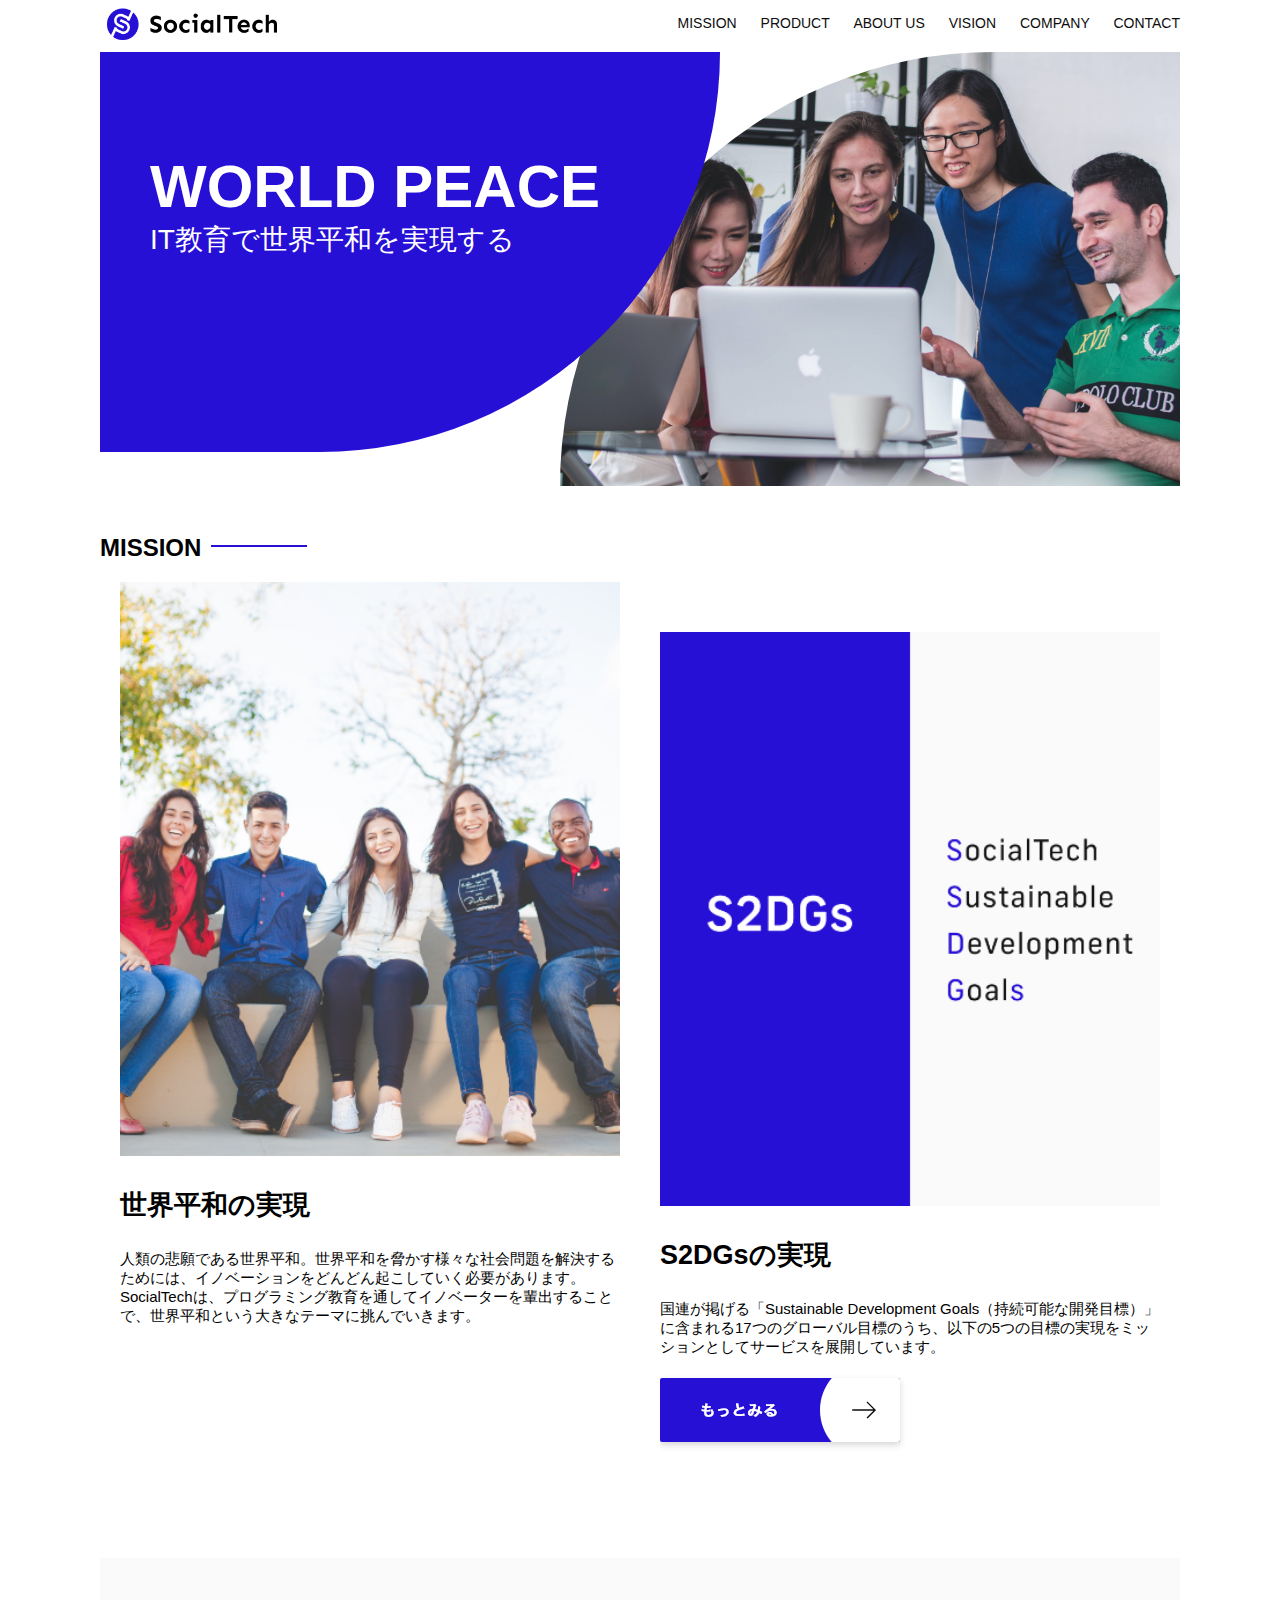
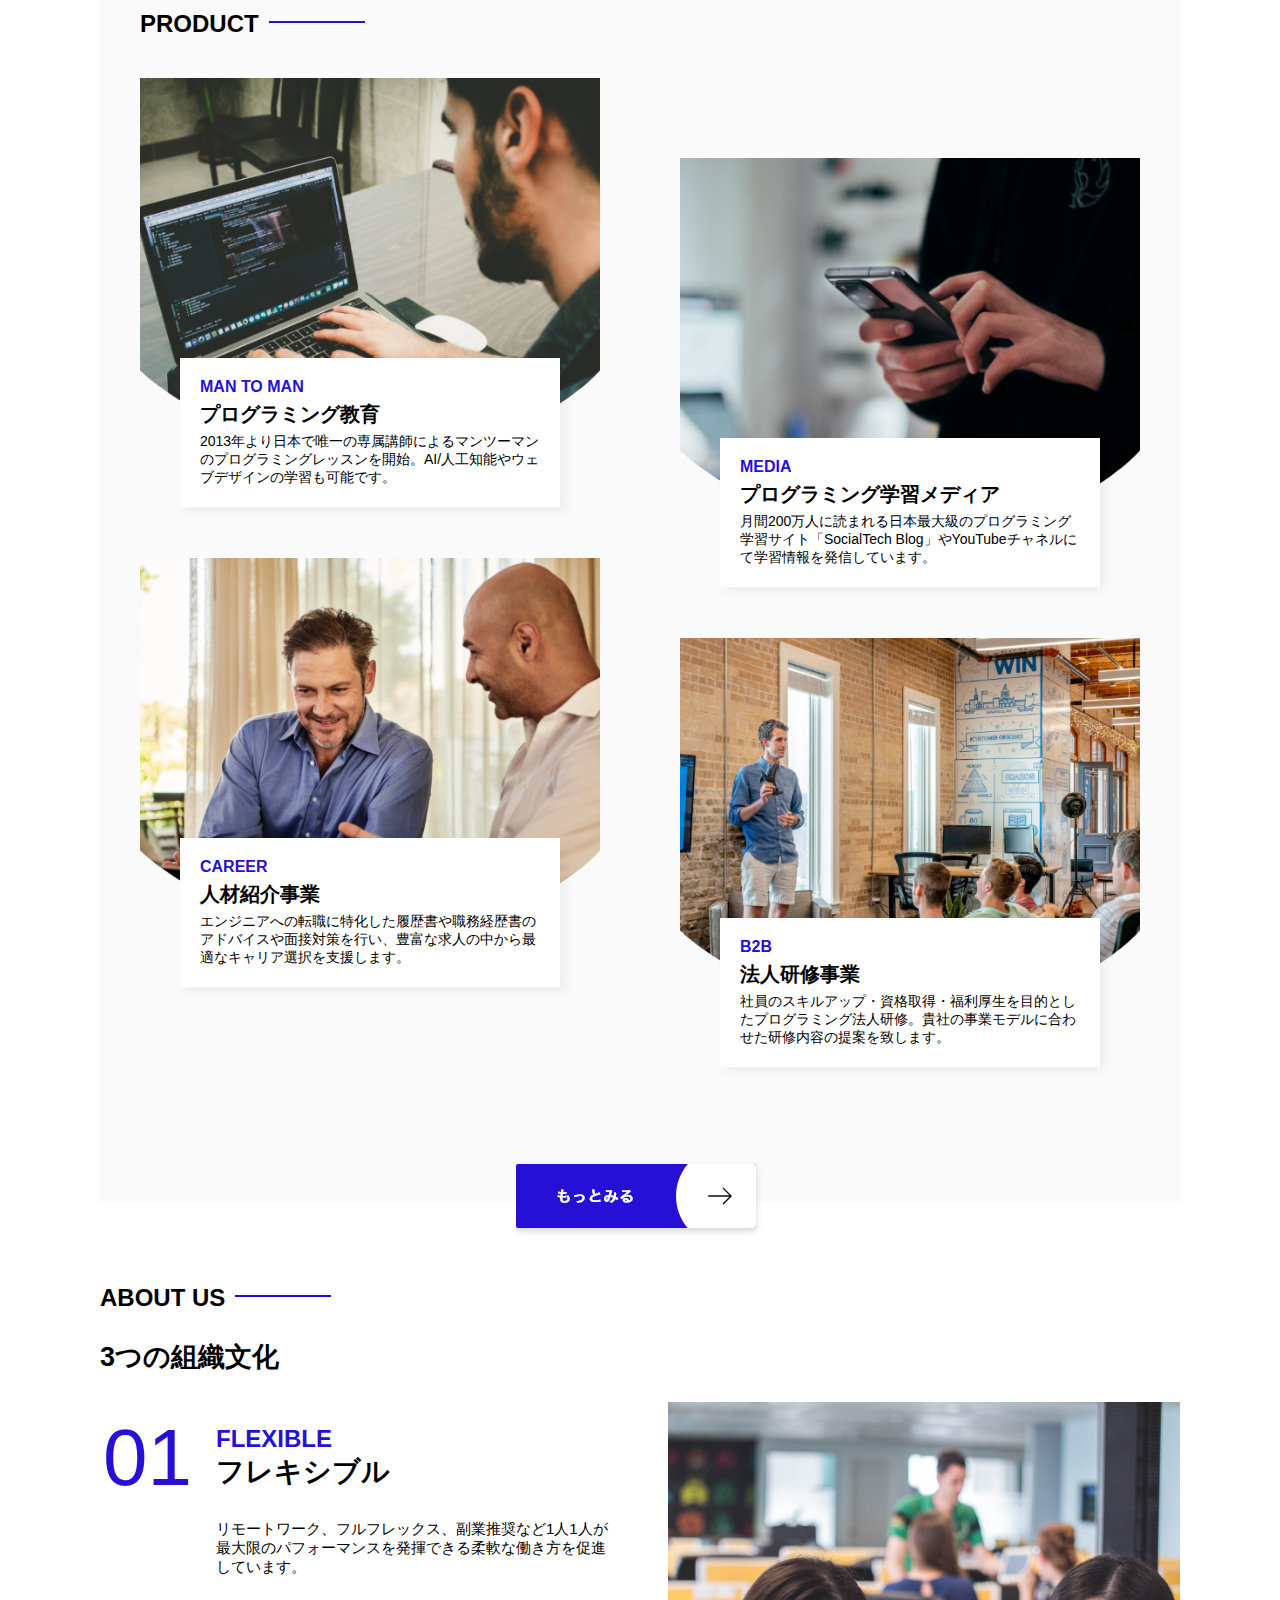
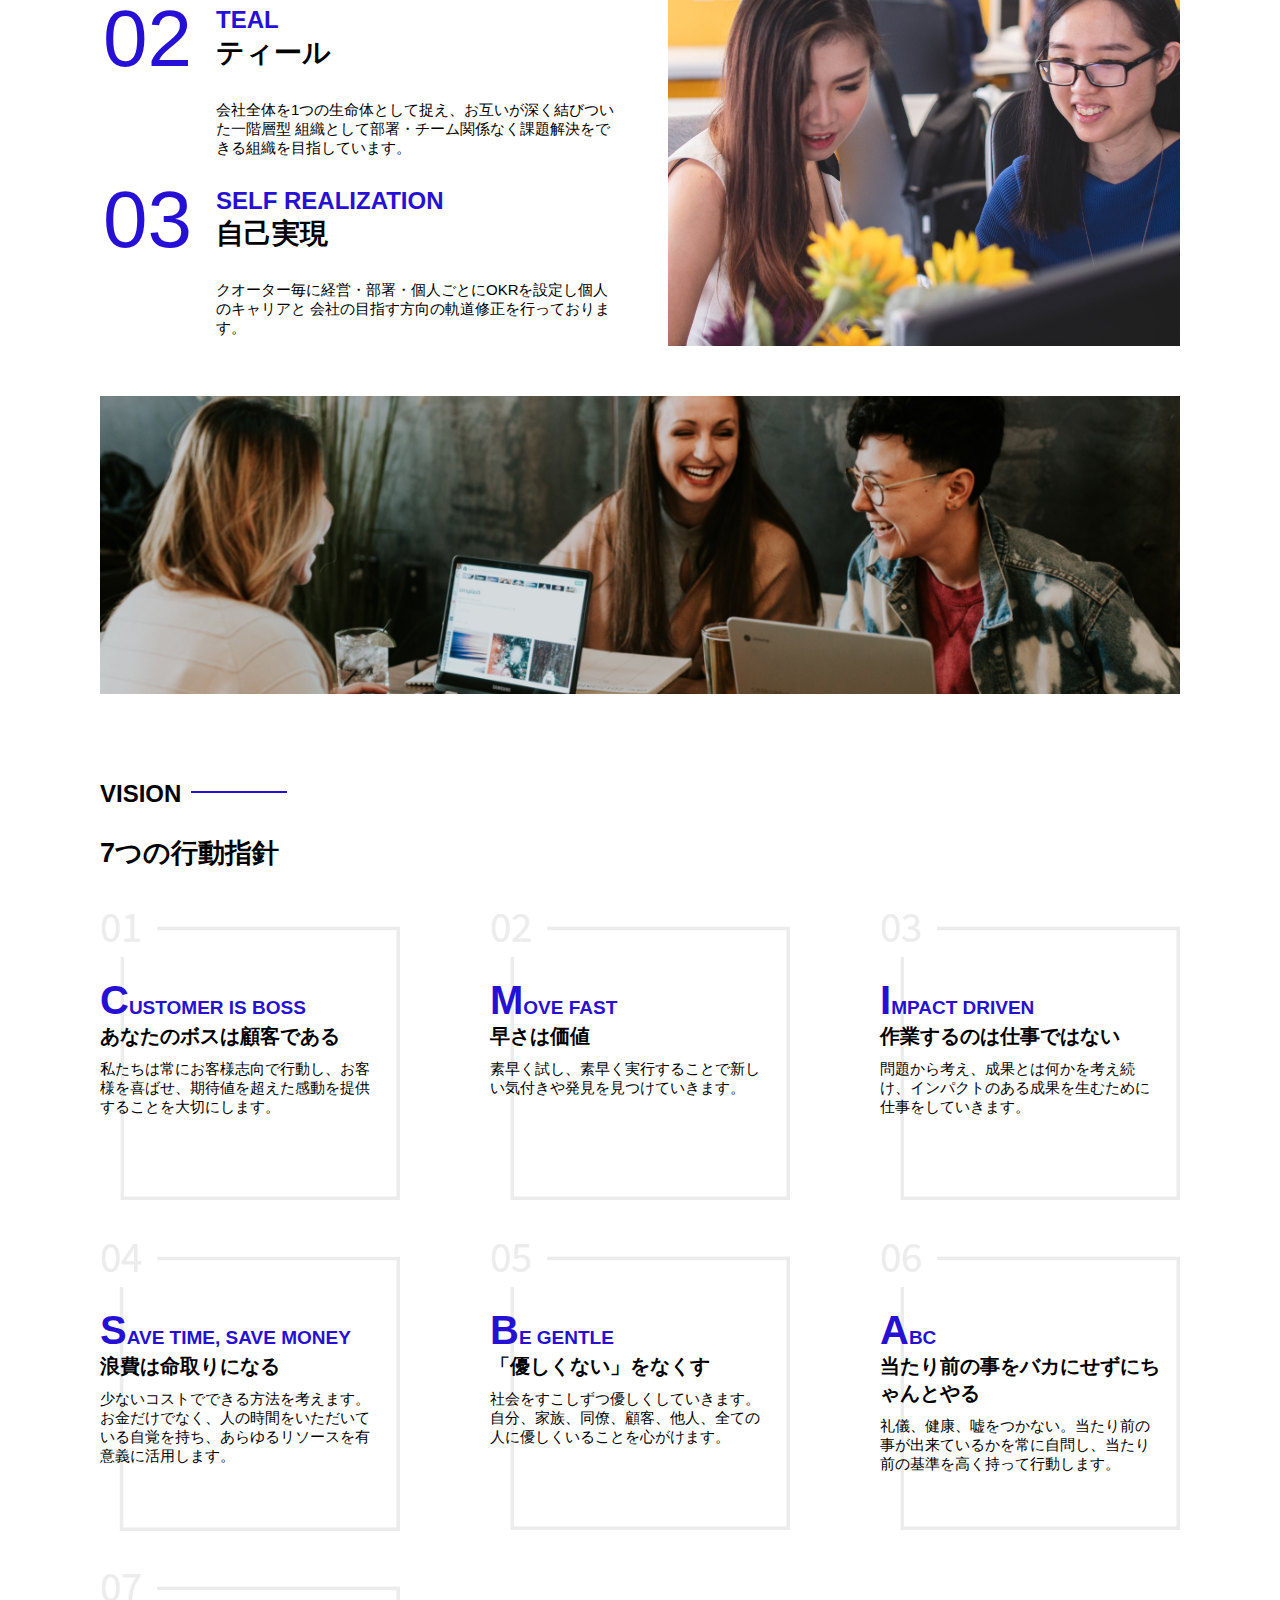
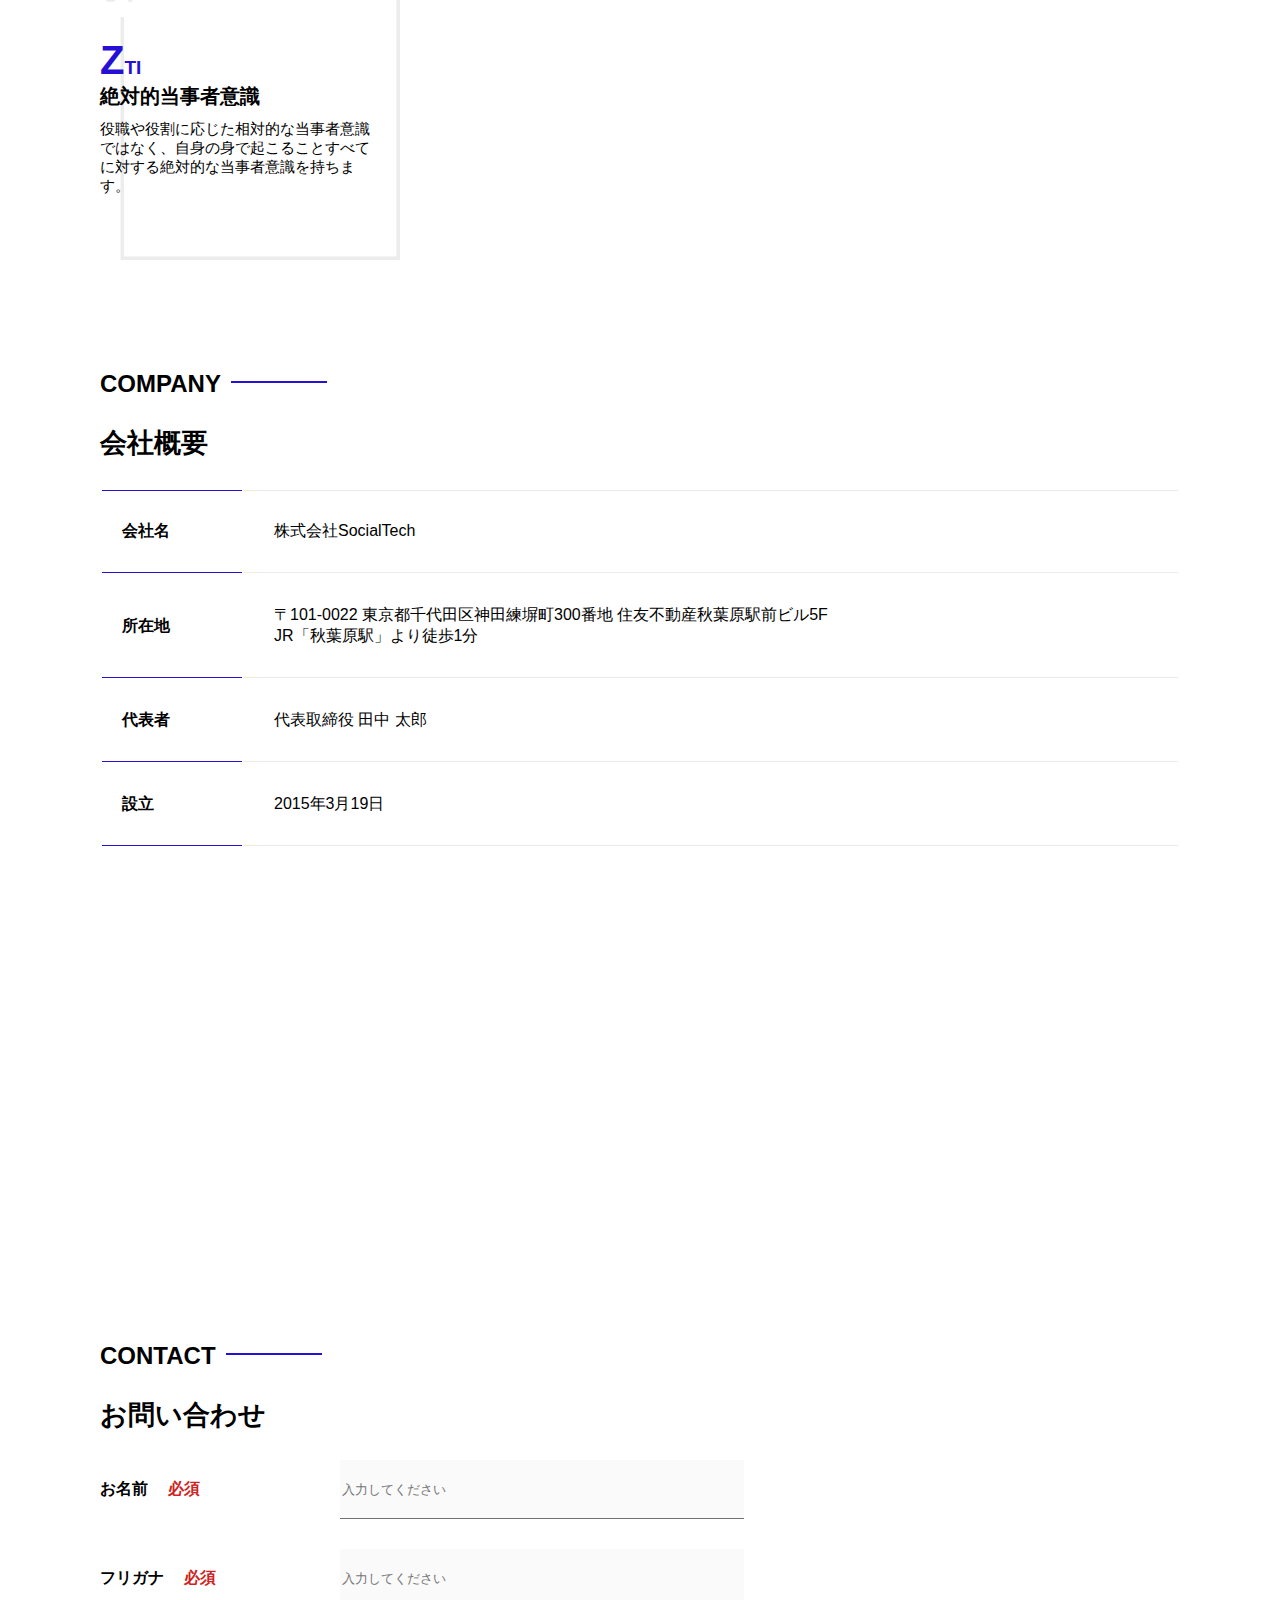
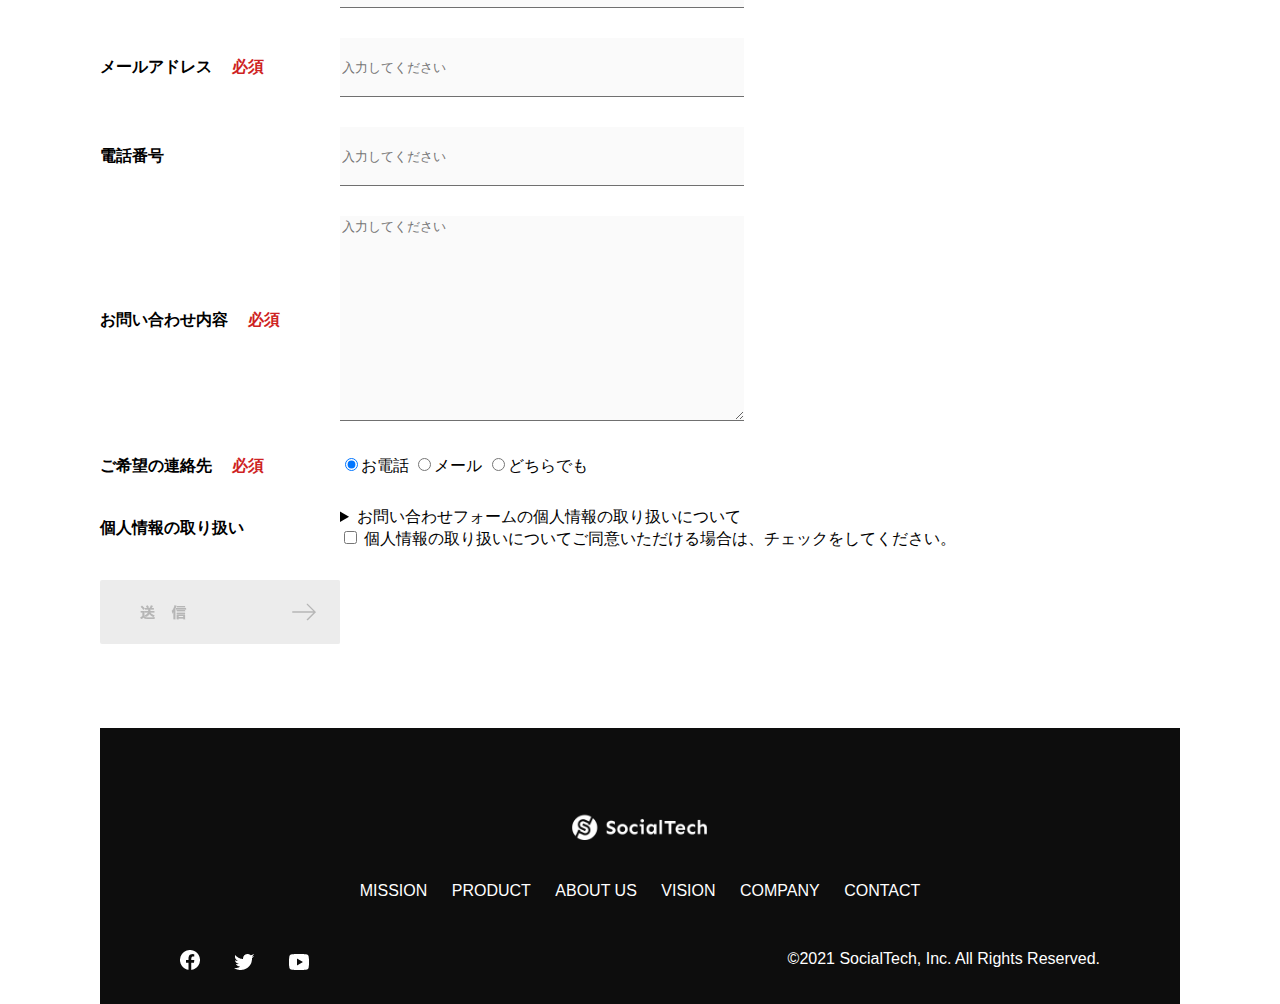
<file: index.html>
<!DOCTYPE html>
<html>

<head>
    <title>SocialTech</title>
    <meta charset="UTF-8">
    <meta name="description" content="SocialTechはEdTech業界のリーディングカンパニーを目指します。">
    <meta name="viewport" content="width=device-width, initial-scale=1.0">
    <link rel="stylesheet" href="style.css">
</head>

<body>
    <!--ヘッダー-->  
    <header>
        <!--ロゴ-->
        <a href="index.html" id="logo"><img src="images/logo.png" alt="トップページに戻る"></a>

        <!--PC用ナビゲーション-->
        <nav id="nav-pc">
            <a href="mission.html">MISSION</a>
            <a href="product.html">PRODUCT</a>
            <a href="index.html#aboutus">ABOUT US</a>
            <a href="index.html#vision">VISION</a>
            <a href="index.html#company">COMPANY</a>
            <a href="index.html#contact">CONTACT</a>
        </nav>
        <!--スマホ用メニューボタン-->
        <img id="menu-sp" src="images/button-menu.png" alt="ナビゲーションを開く" onclick="document.getElementById('nav-sp').style.display = 'block'">
        
        <!--スマホ用ナビゲーション-->
        <nav id="nav-sp">
            <img id="close" src="images/button-close.png" alt="ナビゲーションを閉じる" onclick="document.getElementById('nav-sp').style.display = 'none'">
            <a id="logo-sp" href="index.html" onclick="document.getElementById('nav-sp').style.display = 'none'"><img src="images/logo-sp.png" alt="トップページに戻る"></a>
            <a class="menu" href="mission.html" onclick="document.getElementById('nav-sp').style.display = 'none'">MISSION</a>
            <a class="menu" href="product.html" onclick="document.getElementById('nav-sp').style.display = 'none'">PRODUCT</a>
            <a class="menu" href="index.html#aboutus" onclick="document.getElementById('nav-sp').style.display = 'none'">ABOUT US</a>
            <a class="menu" href="index.html#vision" onclick="document.getElementById('nav-sp').style.display = 'none'">VISION</a>
            <a class="menu" href="index.html#company" onclick="document.getElementById('nav-sp').style.display = 'none'">COMPANY</a>
            <a class="menu" href="index.html#contact" onclick="document.getElementById('nav-sp').style.display = 'none'">CONTACT</a>
            <div id="sns">
                <a href="https://www.facebook.com/sejuku2013"><img src="images/button-facebook.png" alt="Facebookのリンク"></a>
                <a href="https://twitter.com/samuraijuku"><img src="images/button-twitter.png" alt="Twitterのリンク"></a>
                <a href="https://www.youtube.com/channel/UCCFOQO5aDK0xXam4cUQXT8g"><img src="images/button-youtube.png" alt="Youtubeのリンク"></a>
            </div>
        </nav>
    </header>
    <main>
        <article>
            <!--メインビジュアル-->
            <section id="main-visual">
                <div id="main-message">
                    <h1>WORLD PEACE</h1>
                    <p>IT教育で世界平和を実現する</p>
                </div>
                <img src="images/index/index-main.png" alt="PCの周りに集まる多国籍の仲間たち">
            </section>
            <!--ミッション-->
            <section id="mission">
                <h2 class="index-h2">MISSION</h2>
                <div id="mission-flex">
                    <div>
                        <img id="mission-photo" src="images/index/index-mission.png" alt="屋外のベンチで写真を撮影する多国籍の仲間たち">
                        <h3>世界平和の実現</h3>
                        <p>
                            人類の悲願である世界平和。世界平和を脅かす様々な社会問題を解決するためには、イノベーションをどんどん起こしていく必要があります。SocialTechは、プログラミング教育を通してイノベーターを輩出することで、世界平和という大きなテーマに挑んでいきます。
                        </p>
                    </div>
                    <div>
                        <img id="s2dgs" src="images/index/s2dgs.png" alt="S2DGs">
                        <h3>S2DGsの実現</h3>
                        <p>国連が掲げる「Sustainable Development Goals（持続可能な開発目標）」に含まれる17つのグローバル目標のうち、以下の5つの目標の実現をミッションとしてサービスを展開しています。</p>
                        <a href="mission.html">
                            <img src="images/button-more.png" alt="もっとみる">
                        </a>
                    </div>
                </div>
            </section>

            <!--プロダクト-->
            <section id="product">
                <h2 class="index-h2">PRODUCT</h2>
                <div>
                    <div id="product-left">
                        <div>
                            <img class="product-photo" src="images/index/index-mantoman.png" alt="PCでコードを書く男性">
                            <div class="product-explain">
                                <span>MAN TO MAN</span>
                                <h3>プログラミング教育</h3>
                                <p>2013年より日本で唯一の専属講師によるマンツーマンのプログラミングレッスンを開始。AI/人工知能やウェブデザインの学習も可能です。</p>
                            </div>
                        </div>
                        <div>
                            <img class="product-photo" src="images/index/index-career.png" alt="笑顔で話し合う2人の男性">
                            <div class="product-explain">
                                <span>CAREER</span>
                                <h3>人材紹介事業</h3>
                                <p>エンジニアへの転職に特化した履歴書や職務経歴書のアドバイスや面接対策を行い、豊富な求人の中から最適なキャリア選択を支援します。</p>
                            </div>
                        </div>    
                    </div>
                    <div id="product-right">
                        <div>
                            <img class="product-photo" src="images/index/index-media.png" alt="スマートフォンを操作する人">
                            <div class="product-explain">
                                <span>MEDIA</span>
                                <h3>プログラミング学習メディア</h3>
                                <p>月間200万人に読まれる日本最大級のプログラミング学習サイト「SocialTech Blog」やYouTubeチャネルにて学習情報を発信しています。</p>
                            </div>
                        </div>
                        <div>
                            <img class="product-photo" src="images/index/index-b2b.png" alt="講演中の男性とそれを聴く人々">
                            <div class="product-explain">
                                <span>B2B</span>
                                <h3>法人研修事業</h3>
                                <p>社員のスキルアップ・資格取得・福利厚生を目的としたプログラミング法人研修。貴社の事業モデルに合わせた研修内容の提案を致します。</p>
                            </div>
                        </div>
                    </div>
                </div>
                <div>
                    <a id="product-more" href="product.html">
                        <img src="images/button-more.png" alt="もっとみる">
                    </a>
                </div>
            </section>
            <!--ABOUT US-->
            <section id="aboutus">
                <h2 class="index-h2">ABOUT US</h2>
                <h3>3つの組織文化</h3>
                <div>
                    <table class="culture-table">
                        <tr>
                            <td>
                                <span class="culture-num">01</span>
                            </td>
                            <td>
                                <span class="culture-en">FLEXIBLE</span>
                                <span class="culture-jp">フレキシブル</span>
                            </td>
                        </tr>
                        <tr>
                            <td>
                                <!--空のセル-->                            
                            </td>
                            <td>
                                <p class="culture-description">
                                    リモートワーク、フルフレックス、副業推奨など1人1人が最大限のパフォーマンスを発揮できる柔軟な働き方を促進しています。
                                </p>
                            </td>
                        </tr>
                        <tr>
                            <td>
                                <span class="culture-num">02</span>
                            </td>
                            <td>
                                <span class="culture-en">TEAL</span>
                                <span class="culture-jp">ティール</span>
                            </td>
                        </tr>
                        <tr>
                            <td>
                                <!--空のセル-->
                            </td>
                            <td>
                                <p class="culture-description">
                                    会社全体を1つの生命体として捉え、お互いが深く結びついた一階層型
                                    組織として部署・チーム関係なく課題解決をできる組織を目指しています。
                                </p>
                            </td>
                        </tr>
                        <tr>
                            <td>
                                <span class="culture-num">03</span>
                            </td>
                            <td>
                                <span class="culture-en">SELF REALIZATION</span>
                                <span class="culture-jp">自己実現</span>
                            </td>
                        </tr>
                        <tr>
                            <td>
                                <!--空のセル-->
                            </td>
                            <td>
                                <p class="culture-description">
                                    クオーター毎に経営・部署・個人ごとにOKRを設定し個人のキャリアと
                                    会社の目指す方向の軌道修正を行っております。
                                </p>
                            </td>
                        </tr>
                    </table>
                    <img class="culture-img" src="images/index/index-aboutus1.png" alt="笑顔で話し合う2人の女性">
                </div>
                <img class="culture-img2" src="images/index/index-aboutus2.png" alt="笑顔で話し合う3人の男女">
            </section>
            <!--VISION-->
            <section id="vision">
                <h2 class="index-h2">VISION</h2>
                <h3>7つの行動指針</h3>
                <div>
                    <div class="vision-box">
                        <img src="images/index/vision-01.png" alt="01">
                        <span>
                            <h4>CUSTOMER IS BOSS</h4>
                            <h5>あなたのボスは顧客である</h5>
                            <p>私たちは常にお客様志向で行動し、お客様を喜ばせ、期待値を超えた感動を提供することを大切にします。</p>
                        </span>
                    </div>
                    <div class="vision-box">
                        <img src="images/index/vision-02.png" alt="02">
                        <span>
                            <h4>MOVE FAST</h4>
                            <h5>早さは価値</h5>
                            <p>素早く試し、素早く実行することで新しい気付きや発見を見つけていきます。</p>
                        </span>
                    </div>
                    <div class="vision-box">
                        <img src="images/index/vision-03.png" alt="03">
                        <span>
                            <h4>IMPACT DRIVEN</h4>
                            <h5>作業するのは仕事ではない</h5>
                            <p>問題から考え、成果とは何かを考え続け、インパクトのある成果を生むために仕事をしていきます。</p>
                        </span>
                    </div>
                    <div class="vision-box">
                        <img src="images/index/vision-04.png" alt="04">
                        <span>
                            <h4>SAVE TIME, SAVE MONEY</h4>
                            <h5>浪費は命取りになる</h5>
                            <p>少ないコストでできる方法を考えます。お金だけでなく、人の時間をいただいている自覚を持ち、あらゆるリソースを有意義に活用します。</p>
                        </span>
                    </div>
                    <div class="vision-box">
                        <img src="images/index/vision-05.png" alt="05">
                        <span>
                            <h4>BE GENTLE</h4>
                            <h5>「優しくない」をなくす</h5>
                            <p>社会をすこしずつ優しくしていきます。自分、家族、同僚、顧客、他人、全ての人に優しくいることを心がけます。</p>
                        </span>
                    </div>
                    <div class="vision-box">
                        <img src="images/index/vision-06.png" alt="06">
                        <span>
                            <h4>ABC</h4>
                            <h5>当たり前の事をバカにせずにちゃんとやる</h5>
                            <p>礼儀、健康、嘘をつかない。当たり前の事が出来ているかを常に自問し、当たり前の基準を高く持って行動します。</p>
                        </span>
                    </div>
                    <div class="vision-box">
                        <img src="images/index/vision-07.png" alt="07">
                        <span>
                            <h4>ZTI</h4>
                            <h5>絶対的当事者意識</h5>
                            <p>役職や役割に応じた相対的な当事者意識ではなく、自身の身で起こることすべてに対する絶対的な当事者意識を持ちます。</p>
                        </span>
                    </div>
                </div>    
            </section>
            <!--COMPANY-->
            <section id="company">
                <h2 class="index-h2">COMPANY</h2>
                <h3>会社概要</h3>
                <table id="company-table">
                    <tr>
                        <th class="tableheader-first">会社名</th>
                        <td class="cell-first">株式会社SocialTech</td>
                    </tr>
                    <tr>
                        <th class="tableheader">所在地</th>
                        <td class="cell">〒101-0022 東京都千代田区神田練塀町300番地 住友不動産秋葉原駅前ビル5F<br>JR「秋葉原駅」より徒歩1分</td>
                    </tr>
                    <tr>
                        <th class="tableheader">代表者</th>
                        <td class="cell">代表取締役 田中 太郎</td>
                    </tr>
                    <tr>
                        <th class="tableheader">設立</th>
                        <td class="cell">2015年3月19日</td>
                    </tr>
                </table>
                <iframe 
                    src="https://www.google.com/maps/embed?pb=!1m18!1m12!1m3!1d3240.0686781123904!2d139.77207767602752!3d35.69992752894632!2m3!1f0!2f0!3f0!3m2!1i1024!2i768!4f13.1!3m3!1m2!1s0x60188fee13660e23%3A0x77137876edf742ac!2z5L2P5Y-L5LiN5YuV55Sj56eL6JGJ5Y6f6aeF5YmN44OT44Or!5e0!3m2!1ses!2smx!4v1711561877296!5m2!1ses!2smx" width="600" height="450" 
                    style="border:0;" allowfullscreen="" loading="lazy" referrerpolicy="no-referrer-when-downgrade">
                </iframe>
            </section>
            <!-- お問い合わせフォーム -->
            <section id="contact">
                <h2 class="index-h2">CONTACT</h2>
                <h3>お問い合わせ</h3>
                <form>

                    <div>
                        <div class="contact-heading">
                            <label class="contact-label">お名前<span class="contact-span">必須</span></label>
                        </div>
                        <div>
                            <input type="text" name="name" placeholder="入力してください" class="contact-textbox">
                        </div>
                    </div>
                    <div>
                        <div class="contact-heading">
                            <label class="contact-label">フリガナ<span class="contact-span">必須</span></label>
                        </div>
                        <div>
                            <input type="text" name="hurigana" placeholder="入力してください" class="contact-textbox">
                        </div>
                    </div>
                    <div>
                        <div class="contact-heading">
                            <label class="contact-label">メールアドレス<span class="contact-span">必須</span></label>
                        </div>
                        <div>
                            <input type="text" name="email" placeholder="入力してください" class="contact-textbox">
                        </div>
                    </div>
                    <div>
                        <div class="contact-heading">
                            <label class="contact-label">電話番号</label>
                        </div>
                        <div>
                            <input type="text" name="tel" placeholder="入力してください" class="contact-textbox">
                        </div>
                    </div>
                    <div>
                        <div class="contact-heading">
                            <label class="contact-label">お問い合わせ内容<span class="contact-span">必須</span></label>
                        </div>
                        <div>
                            <textarea class="contact-textarea " placeholder="入力してください" name="message"></textarea>
                        </div>
                    </div>
                    <div>
                        <div class="contact-heading">
                            <label class="contact-label">ご希望の連絡先<span class="contact-span">必須</span></label>
                        </div>
                        <div>
                            <input class="radiobutton" type="radio" value="tel" name="contact"
                                checked><label>お電話</label>
                            <input class="radiobutton" type="radio" value="mail" name="contact"><label>メール</label>
                            <input class="radiobutton" type="radio" value="both" name="contact"><label>どちらでも</label>
                        </div>
                    </div>
                    <div>
                        <div class="contact-heading">
                            <label class="contact-label">個人情報の取り扱い</label>
                        </div>
                        <div>
                            <details>
                                <summary>お問い合わせフォームの個人情報の取り扱いについて</summary>
                                <div>
                                    <span>１．組織の名称又は氏名</span><br>
                                    株式会社SocialTech<br><br>
                                    <span>２．個人情報保護管理者（若しくはその代理人）の氏名又は職名、所属及び連絡先
                                        鈴木 一郎 コーポレート部</span><br>
                                    メールアドレス：samurai@example.com<br>
                                    TEL：03-1234-5678<br>
                                    <span>３．個人情報の利用目的</span><br>
                                    ・本サービス及び本サービスに関連する情報の提供又はそれらに関する連絡のため<br>
                                    ・ユーザーの本人確認のため<br>
                                    ・当社サービスのご案内のため<br>
                                    ・当社の商品等の広告または宣伝（電子メールによるものを含むものとします。）<br><br>
                                    <span>４．個人情報の取り扱い業務の委託</span><br>
                                    個人情報の取扱業務の全部または一部を外部に業務委託する場合があります。<br>
                                    その際、弊社は、個人情報を適切に保護できる管理体制を敷き実行していることを条件として<br>
                                    委託先を厳選したうえで、機密保持契約を委託先と締結し、お客様の個人情報を厳密に管理させます。<br><br>
                                    <span>５．個人情報の開示等の請求</span><br>
                                    お客様は、弊社に対してご自身の個人情報の開示等（利用目的の通知、開示、内容の訂正・追加・削除、利用の停止または消去、第三者への提供の停止）に関して、当社問合わせ窓口に申し出ることができます。<br>
                                    その際、弊社はお客様ご本人を確認させていただいたうえで、合理的な期間内に対応いたします。<br><br>
                                    なお、個人情報に関する弊社問合わせ先は、次の通りです。<br><br>
                                    株式会社SocialTech　個人情報問合せ窓口<br>
                                    〒101-0022 東京都千代田区神田練塀町300番地 住友不動産秋葉原駅前ビル5F<br>
                                    メールアドレス：samurai@example.com　TEL：03-1234-5678<br><br>
                                    <span>６．個人情報を提供されることの任意性について</span><br><br>
                                    お客様がご自身の個人情報を弊社に提供されるか否かは、お客様のご判断によりますが、もしご提供されない場合には、適切なサービスが提供できない場合がありますので予めご了承ください。
                                </div>
                            </details>
                            <input type="checkbox" name="agree">
                            <span>個人情報の取り扱いについてご同意いただける場合は、チェックをしてください。</span>
                        </div>
                    </div>
                    <input type="image" src="images/button-submit.png" alt="送信する">
                </form>
            </section>
        </article>
        <footer>
            <div id="footer-logo">
                <img src="images/logo-sp.png" alt="SocialTech">
            </div>
            <div id="footer-link">
                <a href="mission.html">MISSION</a>
                <a href="product.html">PRODUCT</a>
                <a href="index.html#aboutus">ABOUT US</a>
                <a href="index.html#vision">VISION</a>
                <a href="index.html#company">COMPANY</a>
                <a href="index.html#contact">CONTACT</a>
            </div>
            <div id="sns-footer">
                <a href="https://www.facebook.com/sejuku2013"><img src="images/button-facebook.png" alt="Facebookのリンク"></a>
                <a href="https://twitter.com/samuraijuku"><img src="images/button-twitter.png" alt="Twitterのリンク"></a>
                <a href="https://www.youtube.com/channel/UCCFOQO5aDK0xXam4cUQXT8g"><img src="images/button-youtube.png" alt="Youtubeのリンク"></a>
                <span id="copyright">&copy;2021 SocialTech, Inc. All Rights Reserved.</span>
            </div>
        </footer>
    </main>
</body>
</html>
</file>
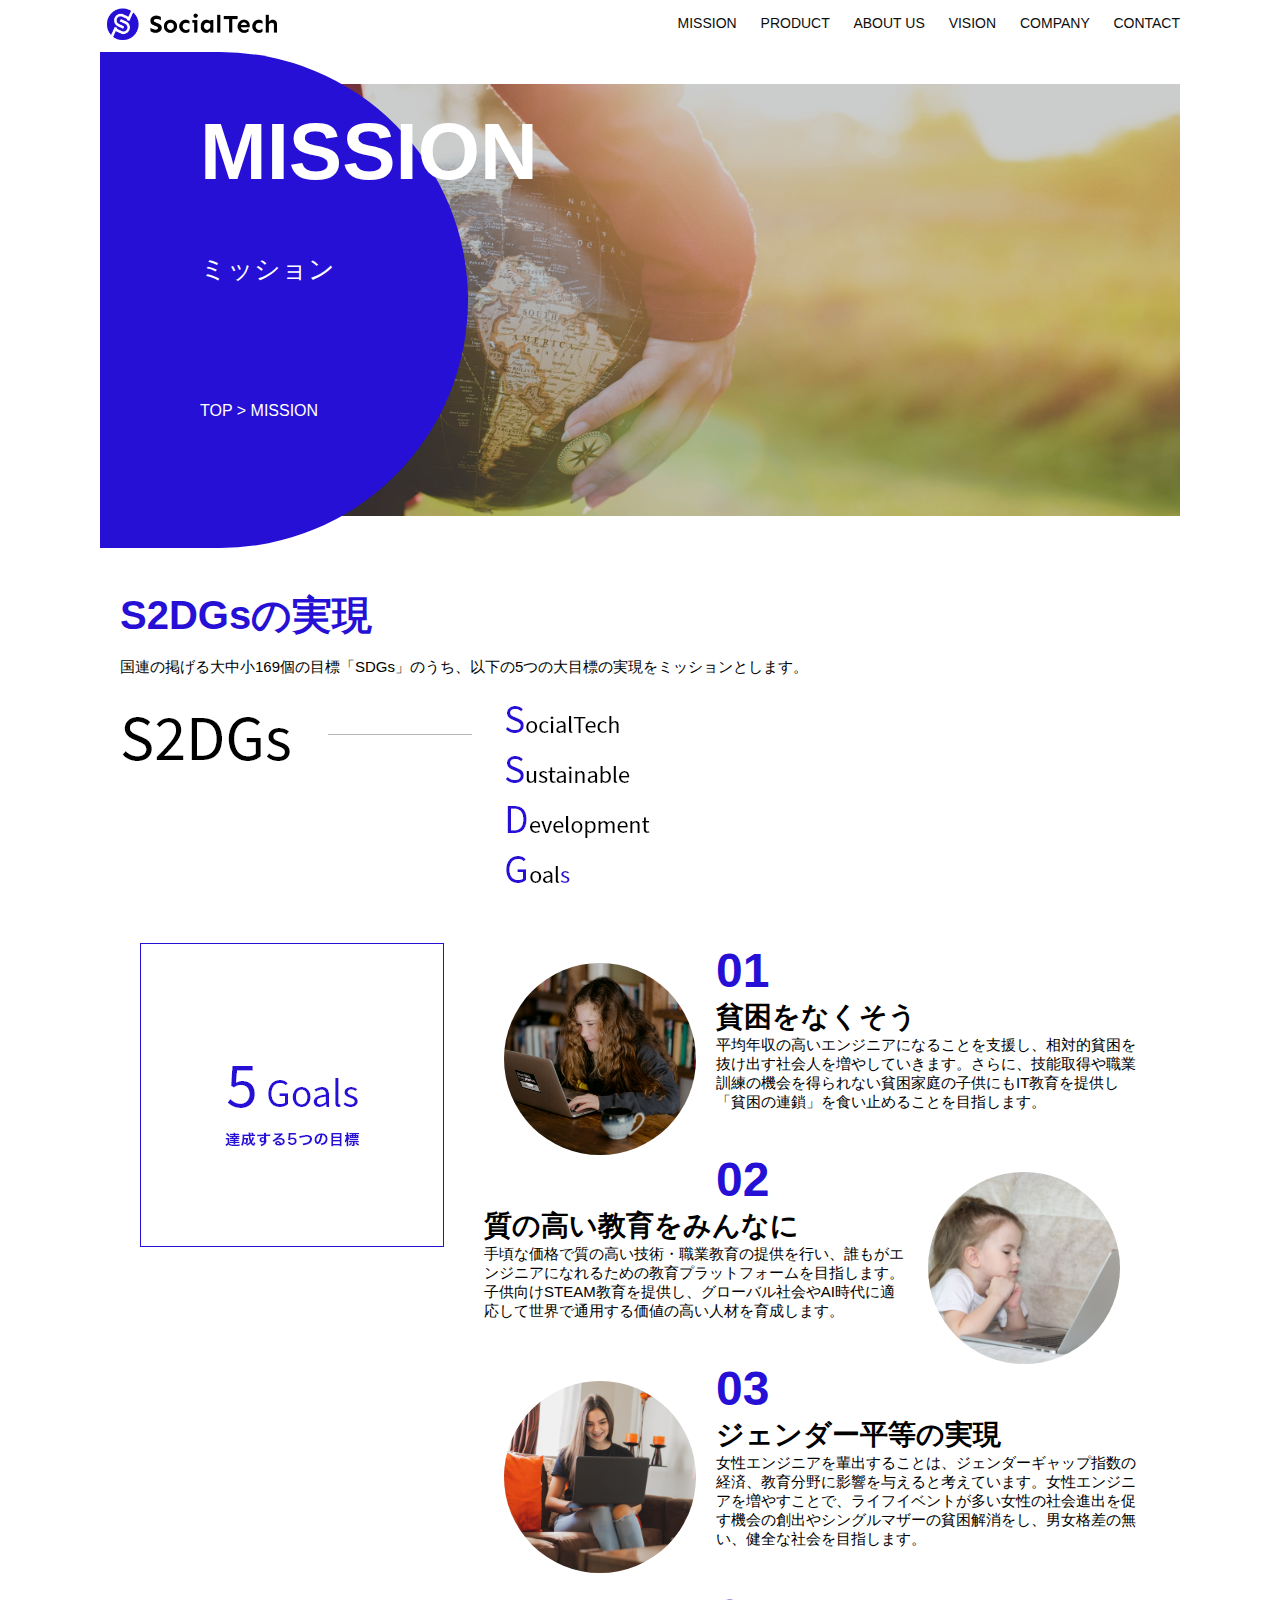
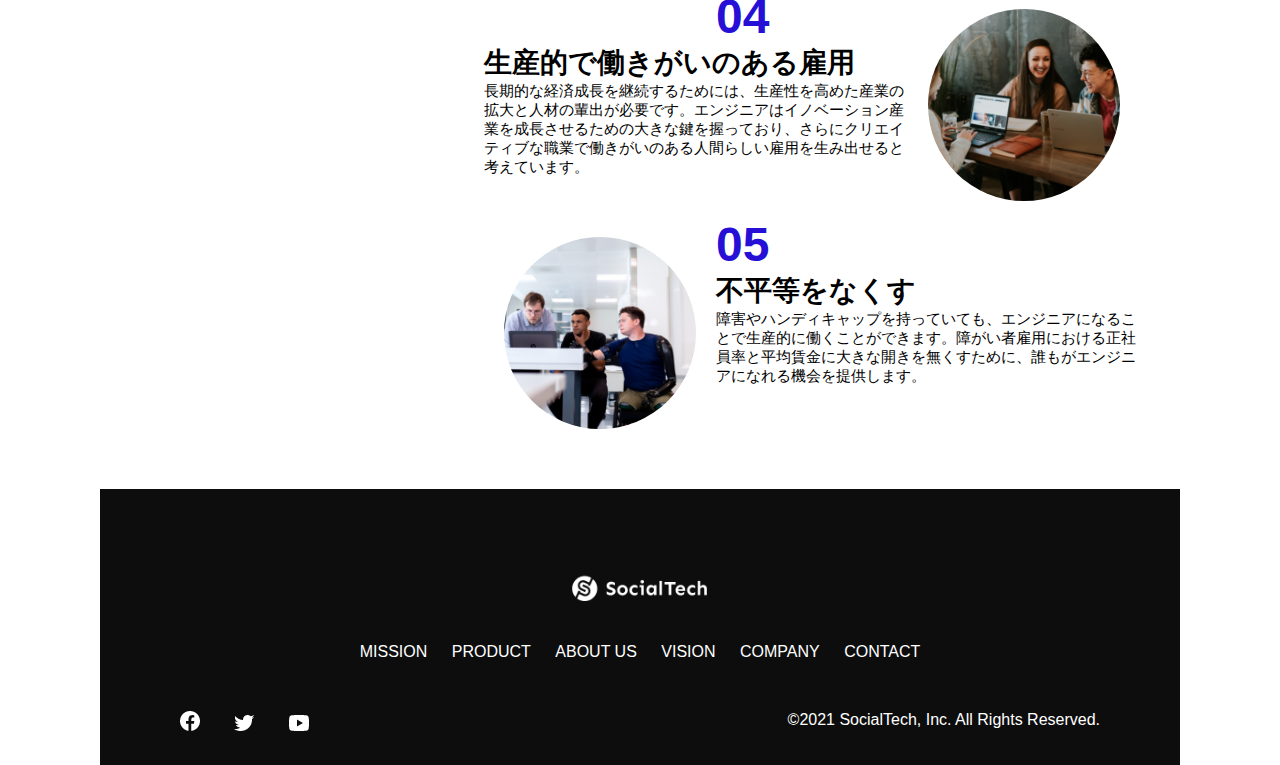
<file: mission.html>
<!DOCTYPE html>
<html>

<head>
    <title>SocialTech - MISSION ミッション -</title>
    <meta charset="UTF-8">
    <meta name="description" content="SocialTechが目指す5つの目標（S2DGs）を紹介します">
    <meta name="viewport" content="width=device-width, initial-scale=1.0">
    <link rel="stylesheet" href="style.css">
</head>

<body>
    <!--ヘッダー-->  
    <header>
        <!--ロゴ-->
        <a href="index.html" id="logo"><img src="images/logo.png" alt="トップページに戻る"></a>

        <!--PC用ナビゲーション-->
        <nav id="nav-pc">
            <a href="mission.html">MISSION</a>
            <a href="product.html">PRODUCT</a>
            <a href="index.html#aboutus">ABOUT US</a>
            <a href="index.html#vision">VISION</a>
            <a href="index.html#company">COMPANY</a>
            <a href="index.html#contact">CONTACT</a>
        </nav>
        <!--スマホ用メニューボタン-->
        <img id="menu-sp" src="images/button-menu.png" alt="ナビゲーションを開く" onclick="document.getElementById('nav-sp').style.display = 'block'">
        
        <!--スマホ用ナビゲーション-->
        <nav id="nav-sp">
            <img id="close" src="images/button-close.png" alt="ナビゲーションを閉じる" onclick="document.getElementById('nav-sp').style.display = 'none'">
            <a id="logo-sp" href="index.html" onclick="document.getElementById('nav-sp').style.display = 'none'"><img src="images/logo-sp.png" alt="トップページに戻る"></a>
            <a class="menu" href="mission.html" onclick="document.getElementById('nav-sp').style.display = 'none'">MISSION</a>
            <a class="menu" href="product.html" onclick="document.getElementById('nav-sp').style.display = 'none'">PRODUCT</a>
            <a class="menu" href="index.html#aboutus" onclick="document.getElementById('nav-sp').style.display = 'none'">ABOUT US</a>
            <a class="menu" href="index.html#vision" onclick="document.getElementById('nav-sp').style.display = 'none'">VISION</a>
            <a class="menu" href="index.html#company" onclick="document.getElementById('nav-sp').style.display = 'none'">COMPANY</a>
            <a class="menu" href="index.html#contact" onclick="document.getElementById('nav-sp').style.display = 'none'">CONTACT</a>
            <div id="sns">
                <a href="https://www.facebook.com/sejuku2013"><img src="images/button-facebook.png" alt="Facebookのリンク"></a>
                <a href="https://twitter.com/samuraijuku"><img src="images/button-twitter.png" alt="Twitterのリンク"></a>
                <a href="https://www.youtube.com/channel/UCCFOQO5aDK0xXam4cUQXT8g"><img src="images/button-youtube.png" alt="Youtubeのリンク"></a>
            </div>
        </nav>
    </header>
    <main>
        <article>
            <section id="mission-main">
                <div id="mission-title">
                    <h1>MISSION</h1>
                    <span>ミッション</span>
                    <div>TOP > MISSION</div>
                </div>
            </section>
            <section id="mission-s2dgs">
                <h2 class="mission-h2">S2DGsの実現</h2>
                <p>国連の掲げる大中小169個の目標「SDGs」のうち、以下の5つの大目標の実現をミッションとします。</p>
                <img src="images/mission/mission-s2dgs.png" alt="S2DGs">
            </section>
            <section id="mission-5goals">
                <div>
                    <img id="s2dgs-image" src="images/mission/mission-5goals.png" alt="5Goals">
                </div>
                <div>
                    <div>
                        <img class="fivegoals-image-left" src="images/mission/mission-5goals01.png" alt="PCを操作する女の子">
                        <span class="fivegoals-number">01</span>
                        <h3 class="fivegoals-h3">貧困をなくそう</h3>
                        <p class="fivegoals-p">平均年収の高いエンジニアになることを支援し、相対的貧困を抜け出す社会人を増やしていきます。さらに、技能取得や職業訓練の機会を得られない貧困家庭の子供にもIT教育を提供し「貧困の連鎖」を食い止めることを目指します。</p>
                    </div>
                        
                    <div>
                        <img class="fivegoals-image-right" src="images/mission/mission-5goals02.png" alt="PCを見つめる小さい女の子">
                        <span class="fivegoals-number">02</span>
                        <h3 class="fivegoals-h3">質の高い教育をみんなに</h3>
                        <p class="fivegoals-p">手頃な価格で質の高い技術・職業教育の提供を行い、誰もがエンジニアになれるための教育プラットフォームを目指します。子供向けSTEAM教育を提供し、グローバル社会やAI時代に適応して世界で通用する価値の高い人材を育成します。</p>
                    </div>

                    <div>
                        <img class="fivegoals-image-left" src="images/mission/mission-5goals03.png" alt="PCを操作する女性">
                        <span class="fivegoals-number">03</span>
                        <h3 class="fivegoals-h3">ジェンダー平等の実現</h3>
                        <p class="fivegoals-p">女性エンジニアを輩出することは、ジェンダーギャップ指数の経済、教育分野に影響を与えると考えています。女性エンジニアを増やすことで、ライフイベントが多い女性の社会進出を促す機会の創出やシングルマザーの貧困解消をし、男女格差の無い、健全な社会を目指します。</p>
                    </div>

                    <div>
                        <img class="fivegoals-image-right" src="images/mission/mission-5goals04.png" alt="笑顔で話し合う3人の男女">
                        <span class="fivegoals-number">04</span>
                        <h3 class="fivegoals-h3">生産的で働きがいのある雇用</h3>
                        <p class="fivegoals-p">長期的な経済成長を継続するためには、生産性を高めた産業の拡大と人材の輩出が必要です。エンジニアはイノベーション産業を成長させるための大きな鍵を握っており、さらにクリエイティブな職業で働きがいのある人間らしい雇用を生み出せると考えています。</p>
                    </div>

                    <div>
                        <img class="fivegoals-image-left" src="images/mission/mission-5goals05.png" alt="障害を持つ男性が生き生きと働く様子">
                        <span class="fivegoals-number">05</span>
                        <h3 class="fivegoals-h3">不平等をなくす</h3>
                        <p class="fivegoals-p">障害やハンディキャップを持っていても、エンジニアになることで生産的に働くことができます。障がい者雇用における正社員率と平均賃金に大きな開きを無くすために、誰もがエンジニアになれる機会を提供します。</p>
                    </div>
                </div>
            </section>
        </article>
        <footer>
            <div id="footer-logo">
                <img src="images/logo-sp.png" alt="SocialTech">
            </div>
            <div id="footer-link">
                <a href="mission.html">MISSION</a>
                <a href="product.html">PRODUCT</a>
                <a href="index.html#aboutus">ABOUT US</a>
                <a href="index.html#vision">VISION</a>
                <a href="index.html#company">COMPANY</a>
                <a href="index.html#contact">CONTACT</a>
            </div>
            <div id="sns-footer">
                <a href="https://www.facebook.com/sejuku2013"><img src="images/button-facebook.png" alt="Facebookのリンク"></a>
                <a href="https://twitter.com/samuraijuku"><img src="images/button-twitter.png" alt="Twitterのリンク"></a>
                <a href="https://www.youtube.com/channel/UCCFOQO5aDK0xXam4cUQXT8g"><img src="images/button-youtube.png" alt="Youtubeのリンク"></a>
                <span id="copyright">&copy;2021 SocialTech, Inc. All Rights Reserved.</span>
            </div>
        </footer>
    </main>
</body>
</html>
</file>
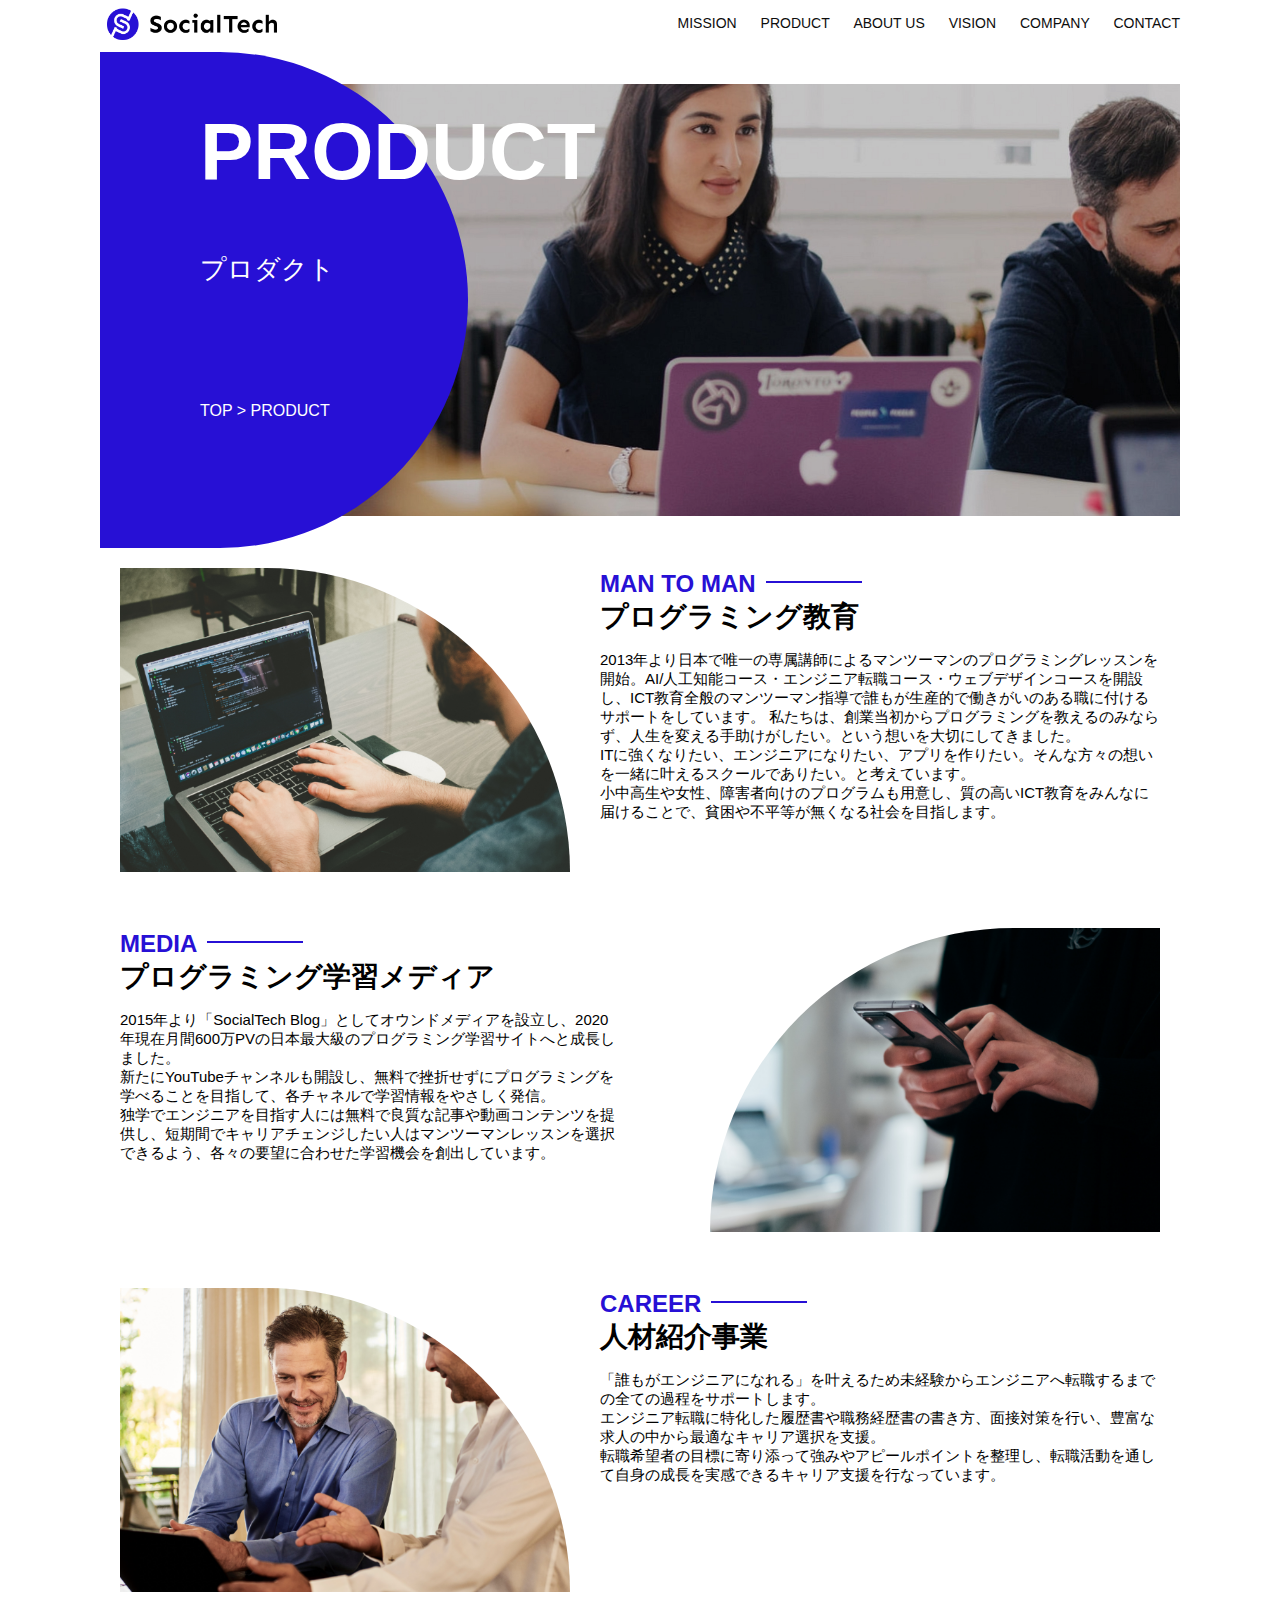
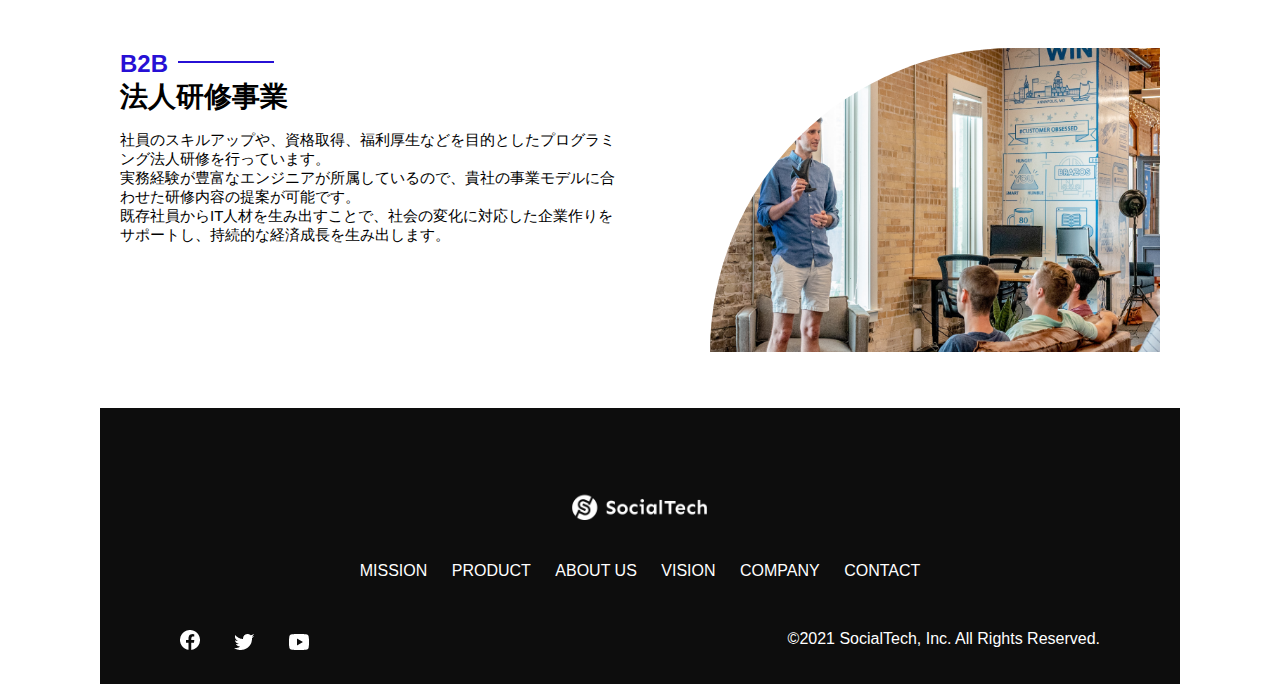
<file: product.html>
<!DOCTYPE html>
<html>

<head>
    <title>SocialTech - PRODUCT プロダクト -</title>
    <meta charset="UTF-8">
    <meta name="description" content="SocialTechの4つのプロダクトを紹介します">
    <meta name="viewport" content="width=device-width, initial-scale=1.0">
    <link rel="stylesheet" href="style.css">
</head>

<body>
    <!--ヘッダー-->  
    <header>
        <!--ロゴ-->
        <a href="index.html" id="logo"><img src="images/logo.png" alt="トップページに戻る"></a>

        <!--PC用ナビゲーション-->
        <nav id="nav-pc">
            <a href="mission.html">MISSION</a>
            <a href="product.html">PRODUCT</a>
            <a href="index.html#aboutus">ABOUT US</a>
            <a href="index.html#vision">VISION</a>
            <a href="index.html#company">COMPANY</a>
            <a href="index.html#contact">CONTACT</a>
        </nav>
        <!--スマホ用メニューボタン-->
        <img id="menu-sp" src="images/button-menu.png" alt="ナビゲーションを開く" onclick="document.getElementById('nav-sp').style.display = 'block'">
        
        <!--スマホ用ナビゲーション-->
        <nav id="nav-sp">
            <img id="close" src="images/button-close.png" alt="ナビゲーションを閉じる" onclick="document.getElementById('nav-sp').style.display = 'none'">
            <a id="logo-sp" href="index.html" onclick="document.getElementById('nav-sp').style.display = 'none'"><img src="images/logo-sp.png" alt="トップページに戻る"></a>
            <a class="menu" href="mission.html" onclick="document.getElementById('nav-sp').style.display = 'none'">MISSION</a>
            <a class="menu" href="product.html" onclick="document.getElementById('nav-sp').style.display = 'none'">PRODUCT</a>
            <a class="menu" href="index.html#aboutus" onclick="document.getElementById('nav-sp').style.display = 'none'">ABOUT US</a>
            <a class="menu" href="index.html#vision" onclick="document.getElementById('nav-sp').style.display = 'none'">VISION</a>
            <a class="menu" href="index.html#company" onclick="document.getElementById('nav-sp').style.display = 'none'">COMPANY</a>
            <a class="menu" href="index.html#contact" onclick="document.getElementById('nav-sp').style.display = 'none'">CONTACT</a>
            <div id="sns">
                <a href="https://www.facebook.com/sejuku2013"><img src="images/button-facebook.png" alt="Facebookのリンク"></a>
                <a href="https://twitter.com/samuraijuku"><img src="images/button-twitter.png" alt="Twitterのリンク"></a>
                <a href="https://www.youtube.com/channel/UCCFOQO5aDK0xXam4cUQXT8g"><img src="images/button-youtube.png" alt="Youtubeのリンク"></a>
            </div>
        </nav>
    </header>
    <main>
        <article>
            <section id="product-main">
                <div id="product-title">
                    <h1>PRODUCT</h1>
                    <span>プロダクト</span>
                    <div>TOP > PRODUCT</div>
                </div>
            </section>
            <section class="product-section1">
                <img src="images/product/product-mantoman.png" alt="PCでコードを書く男性">
                <div>
                    <h2 class="product-h2">MAN TO MAN</h2>
                    <h3 class="product-h3">プログラミング教育</h3>
                    <p>
                      2013年より日本で唯一の専属講師によるマンツーマンのプログラミングレッスンを開始。AI/人工知能コース・エンジニア転職コース・ウェブデザインコースを開設し、ICT教育全般のマンツーマン指導で誰もが生産的で働きがいのある職に付けるサポートをしています。
                       私たちは、創業当初からプログラミングを教えるのみならず、人生を変える手助けがしたい。という想いを大切にしてきました。<br>ITに強くなりたい、エンジニアになりたい、アプリを作りたい。そんな方々の想いを一緒に叶えるスクールでありたい。と考えています。<br>小中高生や女性、障害者向けのプログラムも用意し、質の高いICT教育をみんなに届けることで、貧困や不平等が無くなる社会を目指します。
                    </p>
                </div>
            </section>
            <section class="product-section2">
                <div>
                    <h2 class="product-h2">MEDIA</h2>
                    <h3 class="product-h3">プログラミング学習メディア</h3>
                    <p>2015年より「SocialTech
                       Blog」としてオウンドメディアを設立し、2020年現在月間600万PVの日本最大級のプログラミング学習サイトへと成長しました。<br>新たにYouTubeチャンネルも開設し、無料で挫折せずにプログラミングを学べることを目指して、各チャネルで学習情報をやさしく発信。<br>独学でエンジニアを目指す人には無料で良質な記事や動画コンテンツを提供し、短期間でキャリアチェンジしたい人はマンツーマンレッスンを選択できるよう、各々の要望に合わせた学習機会を創出しています。
                    </p>
                </div>
                <img src="images/product/product-media.png" alt="スマートホンを操作する人">
            </section>
            <section class="product-section1">
                <img src="images/product/product-career.png" alt="笑顔で話し合う2人の男性">
                <div>
                    <h2 class="product-h2">CAREER</h2>
                    <h3 class="product-h3">人材紹介事業</h3>
                    <p>
                        「誰もがエンジニアになれる」を叶えるため未経験からエンジニアへ転職するまでの全ての過程をサポートします。<br>エンジニア転職に特化した履歴書や職務経歴書の書き方、面接対策を行い、豊富な求人の中から最適なキャリア選択を支援。<br>転職希望者の目標に寄り添って強みやアピールポイントを整理し、転職活動を通して自身の成長を実感できるキャリア支援を行なっています。<br>
                    </p>
                </div>
            </section>
            <section class="product-section2">
                <div>
                    <h2 class="product-h2">B2B</h2>
                    <h3 class="product-h3">法人研修事業</h3>
                    <p>
                        社員のスキルアップや、資格取得、福利厚生などを目的としたプログラミング法人研修を行っています。<br>実務経験が豊富なエンジニアが所属しているので、貴社の事業モデルに合わせた研修内容の提案が可能です。<br>既存社員からIT人材を生み出すことで、社会の変化に対応した企業作りをサポートし、持続的な経済成長を生み出します。
                    </p>
                </div>
                <img src="images/product/product-b2b.png" alt="講演中の男性とそれを聴く人々">
            </section>
        </article>
        <footer>
            <div id="footer-logo">
                <img src="images/logo-sp.png" alt="SocialTech">
            </div>
            <div id="footer-link">
                <a href="mission.html">MISSION</a>
                <a href="product.html">PRODUCT</a>
                <a href="index.html#aboutus">ABOUT US</a>
                <a href="index.html#vision">VISION</a>
                <a href="index.html#company">COMPANY</a>
                <a href="index.html#contact">CONTACT</a>
            </div>
            <div id="sns-footer">
                <a href="https://www.facebook.com/sejuku2013"><img src="images/button-facebook.png" alt="Facebookのリンク"></a>
                <a href="https://twitter.com/samuraijuku"><img src="images/button-twitter.png" alt="Twitterのリンク"></a>
                <a href="https://www.youtube.com/channel/UCCFOQO5aDK0xXam4cUQXT8g"><img src="images/button-youtube.png" alt="Youtubeのリンク"></a>
                <span id="copyright">&copy;2021 SocialTech, Inc. All Rights Reserved.</span>
            </div>
        </footer>
    </main>
</body>
</html>
</file>
<file: style.css>
/* PC、スマホ共通スタイル */
body {
    font-family: "Source Sans Pro", "Hiragino Kaku Gothic ProN", "Meiryo", "Arial", sans-serif;  
}

p {
    font-size: 15px;
}

/* ==============
 PC用のスタイル
 ============== */
 @media screen and (min-width: 768px) {
 /* 横幅設定 */
 body {
    max-width: 1080px;
    min-width: 900px;
    margin: 0 auto 0 auto;
 }

 /* ヘッダー */
 header {
    display: flex;
    justify-content: space-between;
 }

 /* ナビゲーションのレイアウト */
 #nav-pc {
    font-size: 14px;
    padding-top: 15px;
 }

 /* ナビゲーションのリンクの装飾設定 */
 #nav-pc > a {
    text-decoration: none;
    margin-left: 20px;
 }
 #nav-pc > a:link {
    color: #0d0d0d;
 }
 #nav-pc > a:visited {
    color: #0d0d0d;
 }
 #nav-pc > a:hover {
    color:#0d0d0d;
    text-decoration: underline;
 }
 #nav-pc > a:active {
    color:#0d0d0d;
 }

 /* メインビジュアル */
 #main-visual {
   position: relative;
   height: 400px;
 }
 #main-message {
   position: absolute;
   top: 0;
   left: 0;
   background-color: #2710d5;
   color: #ffffff;
   border-radius: 0 0 476px 0;
   max-width: 620px;
   width: 100%;
   height: 100%;
   z-index: 11;
 }
 #main-message > h1 {
   font-size: 60px;
   font-weight: bold;
   margin: 100px 0 0 50px;
 }
 #main-message > p {
   font-size: 28px;
   margin: 0 0 0 50px;
 }
 #main-visual > img {
   max-width: 620px;
   border-radius: 476px 0 0 0;
   position: absolute;
   top: 0;
   right: 0;
   z-index: 10;
 }

 /* 見出し */
 h2 {
   margin: 40px 0 0 0;
 }

 h2::after {
   content: url("images/line.png");
   margin-left: 10px;
 }

 h3 {
   font-size: 27px;
 }

 /* ミッション */
 #mission {
   margin: 80px auto 80px auto;
   width: 100%;
 }

 #mission-flex {
   width: 100%;
   display: flex;
 }

 #mission-flex > div {
   width: 50%;
   margin: 20px;
 }

 #mission-photo {
   width: 100%;
 }

 #s2dgs {
   margin-top: 50px;
   width: 100%;
 }

 /* プロダクト */
 #product {
  background-color: #fafafa;
  margin: 80px 0 80px 0;
  padding: 10px 40px 0 40px;
 }

 /* 外枠 */
 #product > div {
  margin-top: 40px;
  display: flex;
 }

 /* 左のカラム */
 #product-left {
  width: 50%;
  margin-right: 20px;
 }

 /* 右カラム */
 #product-right {
  width: 50%;
  margin-left: 20px;
  margin-top:80px;
 }
 
 /* 画像＋説明の枠 */
 #product-left > div {
  position: relative;
  height: 480px;
  margin-right: 20px;
 }

 #product-right > div {
  position: relative;
  height: 480px;
  margin-left: 20px;
 }

 /* 画像 */
 .product-photo {
  width: 100%;
 }

 /* 見出しと説明文 */
 .product-explain {
  background-color: #ffffff;
  position: absolute;
  left: 0;
  top: 280px;
  margin: 0 40px 0 40px;
  padding: 20px;
  box-shadow: 5px 5px 10px rgba(0, 0, 0, 0.05);
 }

 /* 英語の見出し */
 .product-explain > span {
  color: #2710d5;
  font-weight: bold;
  font-size: 16px;
  margin: 0;
 }

 /* 見出し */
 .product-explain > h3 {
  font-size: 20px;
  margin: 5px 0 5px 0;
 }

 /* 説明文 */
 .product-explain > p {
  font-size: 14px;
  margin: 0;
 }

 /* もっとみる */
 #product-more {
  margin: 0 auto -42px auto;
 }

 /* ABOUT US */
 #aboutus {
  margin: 80px auto 80px auto;
 }

  /* 3つの組織文化と画像を入れる枠 */
 #aboutus > div {
  display: flex;
 }

 /* 画像 */
 .culture-img {
  width: 100%;
  align-self: flex-start;
 }

 .culture-img2 {
  margin-top: 50px;
  width: 100%;
 }

 /* 3つの組織文化の表 */
 .culture-table {
  margin-right: 50px;
 }

 /* 番号 */
 .culture-num {
  font-size: 80px;
  color: #2710d5;
  margin: 0 20px 0 0;
 }

 /* 組織文化英語 */
.culture-en {
   color: #2710d5;
   font-weight: bold;
   font-size: 24px;
   display: block;
  }

 /* 組織文化日本語 */
.culture-jp {
   font-size: 28px;
   font-weight: bold;
  }

 /* 説明文 */
.culture-description {
   margin: 0;
  }

 /* VISION */
 #vision {
   margin: 80px auto 80px auto;
 }

 /* セクション内の外枠 */
 #vision > div {
   width: 100%;
   display: flex;
   justify-content: space-between;
   flex-wrap: wrap;
  }

 /* 7つの行動指針の枠 */
 .vision-box {
   width: 300px;
   height: 300px;
   margin-bottom: 30px;
   position: relative;
 }

 /* 画像 */
 .vision-box > img {
   width: 100%;
   height: auto;
   position: absolute;
   top: 0;
   left: 0;
   z-index: 30;
  }

 /* 見出しと説明文 */
 .vision-box > span {
   position: absolute;
   top: 0;
   left: 0;
   z-index: 31;
   margin-right: 20px;
 }

 /* 英語の見出し */
 .vision-box > span > h4 {
   color: #2710d5;
   font-size: 19px;
   margin: 80px 0 0 0;
 }

 .vision-box > span > h4::first-letter {
   font-size: 40px;
 }

 .vision-box > span > h5 {
   font-size: 20px;
   margin: 0 0 0 0;
 }

 .vision-box > span > p {
   margin: 10px 0 0 0;
 }

 /* 会社概要 */
 #company {
  margin: 80px auto 80px auto;
 }

 /* 表 */
 #company-table {
  width: 100%;
 }

 .tableheader {
   text-align: left;
   padding: 20px;
   border-bottom-color: #2710d5;
   border-bottom-width: 1px;
   border-bottom-style: solid;
   width: 100px;
   }

 .tableheader-first {
   text-align: left;
   padding: 20px;
   border-top-color: #2710d5;
   border-top-width: 1px;
   border-top-style: solid;
   border-bottom-color: #2710d5;
   border-bottom-width: 1px;
   border-bottom-style: solid;
   width: 100px;
 }

 .cell {
   padding: 30px;
   border-bottom-color: #ececec;
   border-bottom-width: 1px;
   border-bottom-style: solid;
 }

 .cell-first {
   padding: 30px;
   border-bottom-color: #ececec;
   border-bottom-width: 1px;
   border-bottom-style: solid;
   border-top-color: #ececec;
   border-top-width: 1px;
   border-top-style: solid;
 }

 #company > iframe {
  width: 100%;
  height: 368px;
  margin-top: 40px;
 }

/* お問い合わせ */
#contact {
  margin: 80px auto 80px auto;
}

/* 外枠 */
#contact > form > div {
  display: flex;
  flex-direction: row;
  flex-wrap: wrap;
  padding-bottom: 30px;
}

/* 左列の見出し */
.contact-heading {
  width: 240px;
  align-self: center;
}

/* 見出しのラベル */
.contact-label {
  font-weight: bold;
}

/* 必須 */
.contact-span {
  color: #ce2222;
  margin: 0 0 0 20px;
  font-weight: bold;
}

/* テキストボックス */
.contact-textbox {
  border-top: 0;
  border-left: 0;
  border-right: 0;
  border-bottom-width: 1px;
  border-bottom-color: #707070;
  border-style: solid;
  background-color: #fafafa;
  width: 400px;
  height: 56px;
}

/* テキストエリア */
.contact-textarea {
  border-top: 0;
  border-left: 0;
  border-right: 0;
  border-bottom-width: 1px;
  border-bottom-color: #707070;
  background-color: #fafafa;
  width: 400px;
  height: 200px;
}

/* 個人情報の取り扱い */
details {
  width: 700px;
}
details > div {
  background-color: #fafafa;
  padding: 20px;
}
details > div> span {
  font-weight: bold;
}

/* フッター */
footer {
  background-color: #0d0d0d;
  text-align: center;
  padding: 80px 80px 30px 80px;
}

#footer-logo {
  margin-bottom: 30px;
}

#footer-link {
  margin-bottom: 50px;
}

#footer-link > a {
  text-decoration: none;
  margin: 10px;
}

#footer-link > a:link {
  color: #ffffff;
}

#footer-link > a:visited {
  color: #ffffff;
}

#footer-link > a:hover {
  color: #ffffff;
  text-decoration: underline;
}

#footer-link > a:active {
  color: #ffffff;
}

#sns-footer {
  text-align: left;
  width: 100%;
}

#sns-footer > a {
  margin-right: 30px;
}

#copyright {
  color: #ffffff;
  float: right;
}
#menu-sp {
  display: none;
}
#nav-sp {
  display: none;
}

/* mission.html用スタイル */
/* ミッションのメインビジュアル */
#mission-main {
  height: 496px;
  width: 100%;
  background-image: url("images/mission/mission-main.png");
  background-repeat: no-repeat;
  background-position-y: center;
}

#mission-title {
  background-color: #2710d5;
  width: 368px;
  height: 496px;
  border-radius: 0 248px 248px 0;
  color: #ffffff;
  position: relative;
}

#mission-title > h1 {
  position: absolute;
  top: 0;
  left: 100px;
  font-size: 80px;
}

#mission-title > span {
  position: absolute;
  top: 200px;
  left: 100px;
  font-size: 26px;
}

#mission-title > div {
  position:absolute;
  top: 350px;
  left: 100px;
  font-size: 16px;
}

#mission-s2dgs {
  width: 100%;
  margin: 20px;
}

.mission-h2 {
  color: #2710d5;
  font-size: 40px;
}

.mission-h2::after {
  content: none;
}

#mission-5goals {
  margin: 20px;
  display: flex;
}

#mission-5goals > div {
  flex-grow: 1;
  padding: 20px;
}

#mission-5goals > div > div {
  margin-bottom: 40px;
}

.fivegoals-image-right {
  float: right;
  margin: 20px;
}

.fivegoals-image-left {
  float: left;
  margin: 20px;
}

.fivegoals-number {
  color: #2710d5;
  font-size: 48px;
  font-weight: bold;
  margin: 0;
}

.fivegoals-h3 {
  font-size: 28px;
  margin: 0;
}

.fivegoals-p {
  margin: 0;
}

/* プロダクトページ */
#product-main {
  height: 496px;
  width: 100%;
  background-image: url("images/product/product-main.png");
  background-repeat: no-repeat;
  background-position-y: center;
}

#product-title {
  background-color: #2710d5;
  width: 368px;
  height: 496px;
  color: #ffffff;
  border-radius: 0 248px 248px 0;
  position: relative;
}

#product-title > h1 {
  position: absolute;
  top: 0;
  left: 100px;
  font-size: 80px;
}

#product-title > span {
  position: absolute;
  top: 200px;
  left: 100px;
  font-size: 26px;
}

#product-title > div {
  position: absolute;
  top: 350px;
  left: 100px;
  font-size: 16px;
}

/* セクション１ */
.product-section1 {
  position: relative;
  margin: 20px;
  height: 340px;
}

.product-section1 > img {
  position: absolute;
  top: 0;
  left: 0;
  width: 450px;
  margin: 0 40px 30px 0;
  border-radius: 0 432px 0 0;
}

.product-section1 > div {
  position: absolute;
  top: 0;
  left: 480px;
}

/* セクション２ */
.product-section2 {
  position: relative;
  margin: 20px;
  height: 340px;
}

.product-section2 > img {
  position: absolute;
  top: 0;
  right: 0;
  width: 450px;
  margin: 0 0 30px 40px;
  border-radius: 432px 0 0 0;
}

.product-section2 > div {
  width: 500px;
  position: absolute;
  top: 0;
  left: 0;
}

.product-h2 {
  color: #2710d5;
  font-size: 24px;
  margin: 0;
}

.product-h3 {
  font-size: 28px;
  margin: 0;
}
}

/* ====================
スマートフォン用のスタイル
===================== */
@media screen and (max-width: 767px) {
  body {
    min-width: 375px;
    margin: 0;
  }

  /* PC用ナビゲーション非表示 */
  #nav-pc {
    display: none;
  }

  /* ハンバーガーメニュー */
  #menu-sp {
    float: right;
    padding: 0;
  }

  /* スマホ用ナビゲーションの表示切替 */
  /* 初期状態、レイアウトと非表示設定 */
  #nav-sp {
    background-color: #2710d5;
    position: absolute;
    left: 0;
    top: 0;
    height: 100%;
    width: 100%;
    display: none;
    z-index: 100;
  }

  /* X ボタン */
  #close {
    position: absolute;
    top: 20px;
    right: 20px;
  }

  /* ナビゲーションメニュー用ロゴ */
  #logo-sp {
    margin: 80px 0 30px 20px;
  }

  /* ナビゲーションのリンクの装飾設定 */
  #nav-sp > a {
    display: block;
  }
  #nav-sp > a:link {
    color: #ffffff;
  }
  #nav-sp > a:visited {
    color: #ffffff;
  }
  #nav-sp > a:hover {
    color: #ffffff;
    text-decoration: underline;
  }
  #nav-sp > a:active {
    color: #ffffff;
  }
  #nav-sp > .menu {
    text-decoration: none;
    display: block;
    margin: 0 20px 0 20px;
    height: 44px;
    font-size: 16px;
    background-image: url("images/arrow.png");
    background-repeat: no-repeat;
    background-position: right top;
  }
  #sns {
    position: absolute;
    bottom: 20px;
    left: 20px;
  }
  #sns > a {
    margin-right: 30px;
  }

  /* メインビジュアル */
#main-visual {
  position: relative;
  height: 470px;
  width: 100%;
  overflow: hidden;
}
#main-visual > div {
  position: absolute;
  top: 0;
  left: 0;
  background-color: #2710d5;
  color: white;
  border-radius: 0 0 476px 0;
  text-align: center;
  height: 280px;
  width: 100%;
  z-index: 11;
}
#main-visual > div > h1 {
  font-size: 28px;
  margin: 90px 0 0 0;
}
#main-visual > div > p {
  margin: 0;
}
#main-visual > img {
  width: 100%;
  border-radius: 476px 0 0 0;
  z-index: 10;
  position: absolute;
  bottom: 0;
  right: 0;
}

/* 見出し */
h2::after {
  content: url("images/line.png");
  margin-left: 10px;
}
h3 {
  font-size: 24px;
  margin: 10px 0 0 0;
}

/* ミッション */
#mission {
  margin: 20px;
}

#mission-photo {
  width: 100%;
}

#s2dgs {
  width: 100%;
}

/* プロダクト */
#product {
  background-color: #fafafa;
  padding-top: 10px;
}

#product h2 {
  margin-left: 20px;
}

/* 外枠 */
/* 左右のカラム　スマホでは縦並び */
#product-left, #product-right {
  margin-right: 20px;
  margin-left: 20px;
}

/* 画像＋説明の枠 */
#product-left > div, #product-right > div {
  position: relative;
  height: 540px;
}

/* 説明文の枠 */
.product-explain {
  background-color: #ffffff;
  position: absolute;
  left: 0;
  bottom: 50px;
  padding: 20px;
  box-shadow: 5px 5px 10px rgba(0, 0, 0, 0.05);
}

.product-explain > span {
  color: #2710d5;
  font-weight: bold;
  font-size: 16px;
  margin: 0px;
}

.product-explain > h3 {
  margin: 10px 0 10px 0;
}

/* 画像 */
.product-photo {
  width: 100%;
}

#product-more > img {
  margin: 0 0 -42px 20px;
}

/* ABOUT US */
#aboutus {
  margin: 80px 20px 80px 20px;
}

#aboutus > div {
  display: flex;
  flex-direction: column;
}

.culture-table {
  width: 100%;
  padding-right: 20px;
  order: 2;
}

.culture-img {
  width: 100%;
  order: 1;
}
.culture-img2 {
  width: 100%;
}

.culture-num {
  font-size: 80px;
  color: #2710d5;
}

.culture-en {
  color: #2710d5;
  font-weight: bold;
  font-size: 24px;
  display: block;
}

.culture-jp {
  display: block;
}

.culture-description {
  margin: 0;
}

/* ビジョン */
#vision {
  margin: 80px 20px 80px 20px;
}

.vision-box {
  width: 300px;
  height: 300px;
  margin-bottom: 30px;
  position: relative;
}

.vision-box > img {
  width: 100%;
  height: auto;
  position: absolute;
  top: 0;
  left: 0;
  z-index: 30;
}

.vision-box > span {
  position: absolute;
  top: 0;
  left: 0;
  z-index: 31;
  margin-right: 20px;
}

.vision-box > span > h4 {
  color: #2710d5;
  font-size: 19px;
  margin: 60px 0 0 0;
}

.vision-box > span > h5 {
  font-size: 20px;
  margin: 0 0 0 0;
}

.vision-box > span > p {
  margin: 10px 0 0 0;
}

/* 会社概要 */
#company {
  margin: 0 20px 0 20px;
}

#company > h3 {
  margin-bottom: 20px;
}

#company > table {
  width: 100%;
}

.tableheader-first {
  text-align: left;
  padding: 20px;
  border-bottom-color: #2710d5;
  border-bottom-width: 1px;
  border-bottom-style: solid;
  border-top-color: #2710d5;
  border-top-width: 1px;
  border-top-style: solid;
  width: 50px;
}

.tableheader {
  text-align: left;
  padding: 20px;
  border-bottom-color: #2710d5;
  border-bottom-width: 1px;
  border-bottom-style: solid;
  width: 50px;
}

.cell {
  padding: 20px;
  border-bottom-color: #ececec;
  border-bottom-width: 1px;
  border-bottom-style: solid;
}

.cell-first {
  padding: 20px;
  border-bottom-color: #ececec;
  border-bottom-width: 1px;
  border-bottom-style: solid;
  border-top-color: #ececec;
  border-top-width: 1px;
  border-top-style: solid;
}

#company > iframe {
  width: 100%;
  height: 240px;
  margin: 40px 0 0 0;
}

/* お問い合わせ */
#contact {
  margin: 80px 20px 80px 20px;
}

#contact > h3 {
  margin-bottom: 20px;
}

#contact > form > div {
  margin-bottom: 20px;
}

.contact-heading {
  margin-bottom: 20px;
}

/* ラベル */
.contact-label {
  font-weight: bold;
}

/* 必須 */
.contact-span {
  color: #ce2222;
  margin: 0 0 0 20px;
  font-weight: bold;
}

.contact-textbox {
  height: 56px;
  border-top: 0;
  border-left: 0;
  border-right: 0;
  background-color: #fafafa;
  border-bottom-color: #707070;
  border-bottom-width: 1px;
  border-style: solid;
  min-width: 300px;
  width: 100%;
}

.contact-textarea {
  height: 150px;
  border-top: 0;
  border-left: 0;
  border-right: 0;
  background-color: #fafafa;
  width: 100%;
}

.radiobutton {
  margin-bottom: 20px;
}

.radiobutton + label::after {
  content: "\A";
  white-space: pre;
}

/* フッター */
footer {
  background-color: #0d0d0d;
  padding: 30px 20px 50px 20px;
}

#footer-logo {
  margin-bottom: 30px;
}

#footer-link {
  margin-bottom: 50px;
}
#footer-link > a {
  text-decoration: none;
  margin: 0 20px 30px 0;
  display: block;
  background-image: url("images/arrow.png");
  background-repeat: no-repeat;
  background-position: right top;
}
#footer-link > a:link {
  color: #ffffff;
}
#footer-link > a:visited {
  color: #ffffff;
}
#footer-link > a:hover {
  color: #ffffff;
  text-decoration: underline;
}
#footer-link > a:active {
  color: #ffffff;
}

#sns-footer > a {
  margin-right: 30px;
}

#copyright {
  font-size: 12px;
  display: block;
  margin-top: 30px;
  color: #ffffff;
}

/* mission.html用スタイル */
/* ミッションのメインビジュアル */
#mission-main {
  height: 256px;
  width: 100%;
  background-image: url("images/mission/mission-main.png");
  background-repeat: no-repeat;
  background-position-y: center;
  background-size: auto 208px;
}

#mission-title {
  background-color: #2710d5;
  width: 136px;
  color: #ffffff;
  height: 256px;
  border-radius: 0 248px 248px 0;
  position: relative;
}

#mission-title > h1 {
  position: absolute;
  top: 0;
  left: 20px;
  font-size: 40px;
}

#mission-title > span {
  position: absolute;
  top: 110px;
  left: 20px;
  font-size: 18px;
}

#mission-title > div {
  position: absolute;
  top: 180px;
  left: 20px;
  font-size: 13px;
}

/* ミッションページ　S2DGSの設定 */
#mission-s2dgs {
  margin: 20px;
}

.mission-h2 {
  color: #2710d5;
  font-size: 38px;
  margin: 0px;
}

.mission-h2::after {
  content: none;
}

#mission-s2dgs > img {
  width: 100%;
}

/* ミッションページ　5Goalsの設定 */
#mission-5goals {
  margin: 20px;
}

#mission-5goals > div > div {
  margin-bottom: 40px;
}

#s2dgs-image {
  width: 100%;
}

.fivegoals-image-right {
  margin: 20px auto 20px auto;
  display: block;
}

.fivegoals-image-left {
  margin: 20px auto 20px auto;
  display: block;
}

.fivegoals-number {
  color: #2710d5;
  font-size: 48px;
  margin: 0;
}

.fivegoals-h3 {
  font-size: 28px;
  margin: 0;
}

.fivegoals-p {
  margin: 0;
}

/* product.html用スタイル */
/* プロダクトのメインビジュアル */
#product-main {
  height: 256px;
  width: 100%;
  background-image: url("images/product/product-main.png");
  background-repeat: no-repeat;
  background-position-y: center;
  background-size: auto 208px;
}

#product-title {
  background-color: #2710d5;
  width: 136px;
  color: #ffffff;
  height: 256px;
  border-radius: 0 248px 248px 0;
  position: relative;
}

#product-title > h1 {
  position: absolute;
  top: 0;
  left: 20px;
  font-size: 40px;
}

#product-title > span {
  position: absolute;
  top: 110px;
  left: 20px;
  font-size: 18px;
}

#product-title > div {
  position: absolute;
  top: 180px;
  left: 20px;
  font-size: 13px;
}

.product-section1 {
  margin: 20px;
}

.product-section1 > img {
  width: 100%;
  border-radius: 0 300px 0 0;
}

.product-section2 {
  margin: 20px;
  display: flex;
  flex-direction: column;
}

.product-section2 > img {
  order: 1;
  width: 100%;
  border-radius: 300px 0 0 0;
}

.product-section2 > div {
  order: 2;
}

.product-h2 {
  color: #2710d5;
  font-size: 24px;
  margin: 0;
}

.product-h3 {
  font-size: 28px;
  margin: 0;
}
}
</file>
